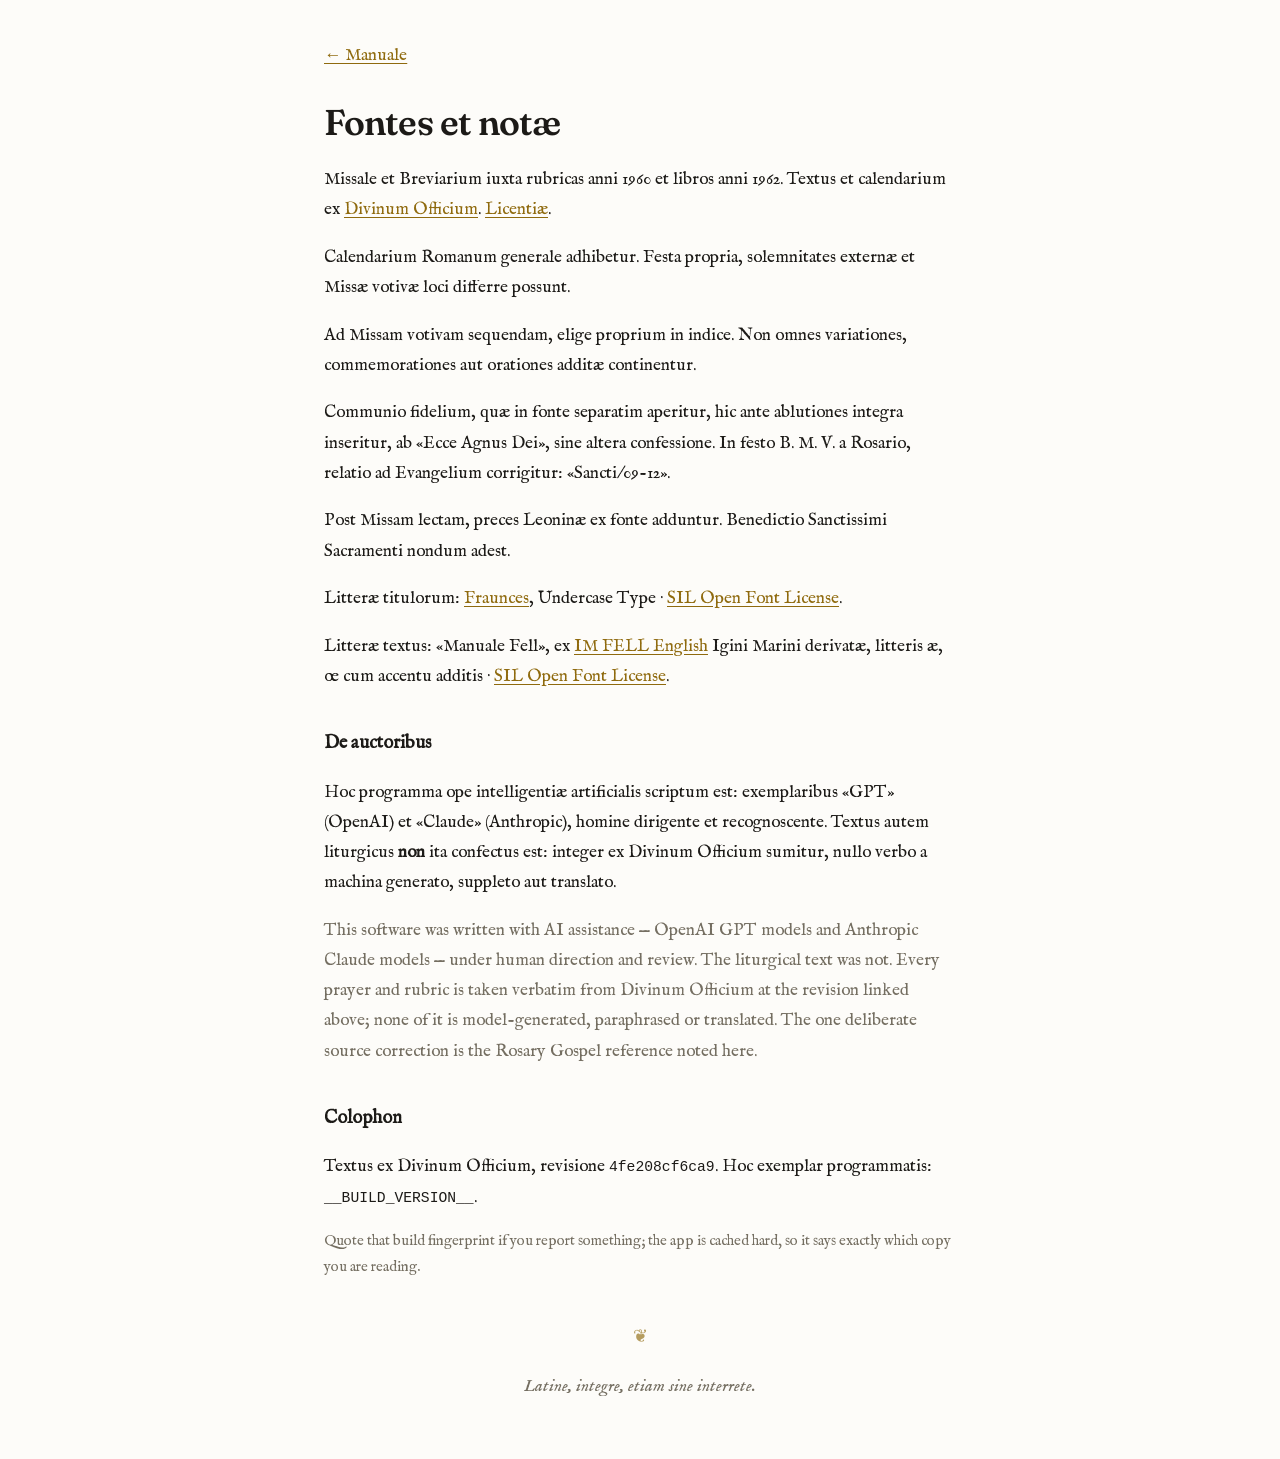
<file: src/sources.html>
<!doctype html>
<html lang="la">
  <head>
    <meta charset="utf-8">
    <meta name="viewport" content="width=device-width, initial-scale=1">
    <title>Fontes · Manuale</title>
    <link rel="icon" href="./icon.svg">
    <link rel="stylesheet" href="./styles.css">
  </head>
  <body>
    <main style="max-width:680px;margin:0 auto;padding:40px 24px;font-size:1.08rem;line-height:1.75">
      <a href="./">← Manuale</a>
      <h1 style="margin:32px 0 20px">Fontes et notæ</h1>
      <p>Missale et Breviarium iuxta rubricas anni 1960 et libros anni 1962. Textus et calendarium ex <a href="https://github.com/DivinumOfficium/divinum-officium/tree/4fe208cf6ca959cdaa7840bddc97c86aea0cb820">Divinum Officium</a>. <a href="./licences.txt">Licentiæ</a>.</p>
      <p>Calendarium Romanum generale adhibetur. Festa propria, solemnitates externæ et Missæ votivæ loci differre possunt.</p>
      <p>Ad Missam votivam sequendam, elige proprium in indice. Non omnes variationes, commemorationes aut orationes additæ continentur.</p>
      <p>Communio fidelium, quæ in fonte separatim aperitur, hic ante ablutiones integra inseritur, ab «Ecce Agnus Dei», sine altera confessione. In festo B. M. V. a Rosario, relatio ad Evangelium corrigitur: «Sancti/09-12».</p>
      <p>Post Missam lectam, preces Leoninæ ex fonte adduntur. Benedictio Sanctissimi Sacramenti nondum adest.</p>
      <p>Litteræ titulorum: <a href="https://github.com/undercasetype/Fraunces">Fraunces</a>, Undercase Type · <a href="./fonts/OFL.txt">SIL Open Font License</a>.</p>
      <p>Litteræ textus: «Manuale Fell», ex <a href="https://fonts.google.com/specimen/IM+Fell+English">IM FELL English</a> Igini Marini derivatæ, litteris æ, œ cum accentu additis · <a href="./fonts/IM_FELL_OFL.txt">SIL Open Font License</a>.</p>
      <h2 style="margin:36px 0 14px;font-size:1.15rem">De auctoribus</h2>
      <p>Hoc programma ope intelligentiæ artificialis scriptum est: exemplaribus «GPT» (OpenAI) et «Claude» (Anthropic), homine dirigente et recognoscente. Textus autem liturgicus <strong>non</strong> ita confectus est: integer ex Divinum Officium sumitur, nullo verbo a machina generato, suppleto aut translato.</p>
      <p lang="en" style="color:var(--muted)">This software was written with AI assistance — OpenAI GPT models and Anthropic Claude models — under human direction and review. The liturgical text was not. Every prayer and rubric is taken verbatim from Divinum Officium at the revision linked above; none of it is model-generated, paraphrased or translated. The one deliberate source correction is the Rosary Gospel reference noted here.</p>
      <h2 style="margin:36px 0 14px;font-size:1.15rem">Colophon</h2>
      <p>Textus ex Divinum Officium, revisione <code style="font-size:.85em">4fe208cf6ca9</code>. Hoc exemplar programmatis: <code style="font-size:.85em">__BUILD_VERSION__</code>.</p>
      <p lang="en" style="color:var(--muted);font-size:.92rem">Quote that build fingerprint if you report something; the app is cached hard, so it says exactly which copy you are reading.</p>
      <p style="color:var(--accent);font-size:1.15rem;text-align:center;margin-top:40px;opacity:.65">&#10086;</p>
      <p style="color:var(--muted);font-style:italic;text-align:center">Latine, integre, etiam sine interrete.</p>
    </main>
  </body>
</html>
</file>
<file: src/styles.css>
@font-face {
  font-family: "Manuale Fell";
  src: url("./fonts/manuale_fell.ttf") format("truetype");
  font-weight: 400;
  font-style: normal;
  font-display: swap;
}
@font-face {
  font-family: "Manuale Fell";
  src: url("./fonts/manuale_fell_italic.ttf") format("truetype");
  font-weight: 400;
  font-style: italic;
  font-display: swap;
}
@font-face {
  font-family: Fraunces;
  src: url("./fonts/fraunces.ttf") format("truetype");
  font-weight: 100 900;
  font-style: normal;
  font-display: swap;
}
:root {
  color-scheme: light;
  /* Near-white, so the page does not read yellow over a long office. The
     warmth lives in the pigment rather than in the paper. */
  --paper: #fdfcf9;
  --ink: #1c1a17;
  --muted: #746e61;
  /* Pigment, not tint. The light values are the deepest tier of each colour,
     because they set rubrics and versal initials, which are read. */
  --accent-light: #8f6a0e;
  --accent-dark: #e6c057;
  --accent: var(--accent-light);
  --rubric: var(--accent);
  /* Lapis is not a liturgical colour. It earns its place only on white days,
     where burnished gold is the dullest value in the set and the page needs a
     second voice. Blue beside gold is the manuscript pairing anyway. */
  --lapis-light: #1f4b8f;
  --lapis-dark: #6dabf2;
  --versicle: var(--accent);
  --surface: color-mix(in srgb, var(--accent) 6%, var(--paper));
  --surface-hi: color-mix(in srgb, var(--accent) 3%, var(--paper));
  --rule: color-mix(in srgb, var(--accent) 24%, var(--paper));
  --shadow: #26221d18;
  --font-body: "Manuale Fell", Georgia, "Times New Roman", serif;
  --font-display: Fraunces, "Palatino Linotype", Palatino, Georgia, serif;
  --font-ui: var(--font-body);
  --font-scale: 1;
  --page-gap: 48px;
}
[data-liturgical-colour="white"] { --accent-light: #8f6a0e; --accent-dark: #e6c057;
  --versicle: light-dark(var(--lapis-light), var(--lapis-dark)); }
[data-liturgical-colour="green"] { --accent-light: #175f42; --accent-dark: #5ac797; }
[data-liturgical-colour="red"] { --accent-light: #a82715; --accent-dark: #f07d6c; }
[data-liturgical-colour="violet"] { --accent-light: #5f1c5e; --accent-dark: #d173d1; }
[data-liturgical-colour="black"] { --accent-light: #3b332a; --accent-dark: #b8b2a5; }
:root[data-theme="dark"] {
  color-scheme: dark;
  --paper: #000000;
  --ink: #e5e0d6;
  --muted: #b0a896;
  --accent: var(--accent-dark);
  --shadow: #00000040;
}
@media (prefers-color-scheme: dark) {
  :root:not([data-theme="light"]) {
    color-scheme: dark;
    --paper: #000000;
    --ink: #e5e0d6;
    --muted: #b0a896;
    --accent: var(--accent-dark);
    --shadow: #00000040;
  }
}
* { box-sizing: border-box; }
[hidden] { display: none !important; }
html { scroll-padding-top: 24px; }
html, body { margin: 0; min-height: 100%; }
body { background: var(--paper); color: var(--ink); font-family: var(--font-body); padding-top: env(safe-area-inset-top); }
button, input, select { font: inherit; color: inherit; }
button, select { cursor: pointer; }
button { background: none; border: 0; -webkit-tap-highlight-color: transparent; }
button:disabled { cursor: default; opacity: .32; }
button:not(:disabled):hover { color: var(--accent); }
a { color: var(--accent); text-underline-offset: 3px; }
button:focus-visible, a:focus-visible, select:focus-visible, input:focus-visible, [tabindex]:focus-visible { outline: 2px solid var(--accent); outline-offset: 4px; }
::selection { color: var(--paper); background: var(--accent); }
svg { width: 19px; height: 19px; fill: none; stroke: currentColor; stroke-width: 1.6; stroke-linecap: round; stroke-linejoin: round; }
.masthead { position: relative; display: grid; grid-template-columns: 1fr auto 1fr; align-items: center; width: min(1140px, calc(100% - 64px)); margin: 22px auto 0; padding: 15px 0 0; border-bottom: 3px double var(--rule); }
.masthead::before { content: ""; position: absolute; inset: 0 0 auto; height: 4px; background: var(--accent); opacity: .3; }
.masthead-edition { margin: 0; color: var(--muted); font-size: .76rem; line-height: 1.45; font-variant: small-caps; letter-spacing: .08em; }
.masthead-edition span { display: block; font-size: .62rem; letter-spacing: .14em; margin-top: 7px; }
.wordmark { text-decoration: none; color: var(--ink); font-family: var(--font-display); font-size: 4.4rem; font-weight: 720; font-variation-settings: "SOFT" 55, "WONK" 1; letter-spacing: -.075em; line-height: 1.05; padding: 0 10px 5px 0; }
.date-button { grid-column: 1 / -1; justify-self: center; display: flex; align-items: center; gap: 10px; min-height: 44px; padding: 5px 16px 9px; font-size: .88rem; font-style: italic; color: var(--muted); }
.date-button > span:last-child { font-style: normal; font-size: .8em; }
.header-actions { display: flex; align-items: center; justify-self: end; gap: 5px; }
.icon-button, .type-button { position: relative; display: grid; place-items: center; width: 44px; height: 44px; color: var(--muted); }
.type-button { font-family: var(--font-display); font-weight: 550; font-size: 1.15rem; letter-spacing: -.06em; }
.saved-indicator { position: absolute; background: var(--accent); border: 2px solid var(--paper); width: 8px; height: 8px; border-radius: 50%; right: 8px; top: 7px; }
.workspace { width: min(1140px, 100%); margin: 0 auto; display: grid; grid-template-columns: 220px minmax(0, 1fr); align-items: start; min-height: 0; }
.desktop-index { position: sticky; top: 24px; display: flex; flex-direction: column; min-height: 0; height: calc(100dvh - 102px); padding: 34px 24px 24px 8px; }
.index-heading { display: flex; align-items: baseline; justify-content: space-between; gap: 10px; font-family: var(--font-display); font-weight: 550; font-size: 1rem; margin-bottom: 20px; color: var(--accent); }
.edition, .eyebrow { font-size: .69rem; letter-spacing: .13em; font-weight: 400; }
.edition { color: var(--muted); }
#desktop-toc { overflow: auto; flex: 1; scrollbar-width: thin; scrollbar-color: var(--rule) transparent; padding: 0 6px 10px 0; }
.toc-entry { display: grid; grid-template-columns: 22px minmax(0, 1fr) auto; width: 100%; text-align: left; gap: 6px; padding: 9px 7px; font-size: .85rem; line-height: 1.4; color: var(--muted); border-left: 2px solid transparent; align-items: start; }
/* A hand pointing at where you are, rather than another block of colour. */
.toc-entry[aria-current="true"]::after { content: "\2767"; color: var(--accent); font-size: .95rem; line-height: 1.35; opacity: .85; }
.toc-entry span:first-child { font-size: .63rem; padding-top: 3px; opacity: .8; font-variant-numeric: tabular-nums; }
.toc-entry[aria-current="true"] { color: var(--ink); background: var(--surface); border-left-color: var(--accent); }
.toc-entry:hover { background: var(--surface-hi); }
.sidebar-foot { display: grid; gap: 8px; padding-top: 20px; font-size: .62rem; letter-spacing: .12em; color: var(--muted); }
.text-button { text-align: left; padding: 7px 0; font-size: .83rem; letter-spacing: 0; color: var(--muted); }
.reader-shell { min-width: 0; min-height: 0; padding: 20px clamp(28px, 5vw, 76px) 80px; border-left: 1px solid var(--rule); }
.office-bar { display: flex; flex-wrap: wrap; align-items: center; gap: 10px; min-height: 44px; margin-bottom: 26px; font-size: .86rem; }
.segmented { display: inline-flex; align-items: center; gap: 17px; }
.segmented button { position: relative; padding: 10px 0; min-height: 44px; color: var(--muted); font-family: var(--font-display); font-size: .98rem; font-weight: 500; }
.segmented button[aria-pressed="true"] { color: var(--ink); }
.segmented button[aria-pressed="true"]::after { content: ""; position: absolute; bottom: 3px; left: 0; right: 0; height: 2px; background: var(--accent); opacity: .65; }
select { background: var(--paper); border: 1px solid var(--rule); border-radius: 0; padding: 8px 24px 8px 10px; min-height: 44px; max-width: 100%; }
/* Fraunces (ascent 15, descent 4 at 15.2px) and italic IM FELL (12/5 at
   13.12px) do not share vertical metrics, so centring both in equal 44px boxes
   leaves the select text 2px above the segmented buttons' baseline. Shift the
   text down by that measured difference rather than aligning the boxes again. */
.office-bar select { background: transparent; border-color: transparent; color: var(--muted); font-style: italic; padding-left: 5px; padding-top: 10px; padding-bottom: 6px; }
#hour-select { color: var(--accent); }
#votive-select { margin-left: auto; max-width: 230px; text-overflow: ellipsis; }
.day-heading { padding-bottom: 28px; margin-bottom: 30px; border-bottom: 1px solid var(--rule); }
.eyebrow { color: var(--accent); margin: 0 0 11px; line-height: 1.5; }
h1 { font-family: var(--font-display); font-variation-settings: "SOFT" 35, "WONK" 1; color: var(--ink); font-weight: 580; line-height: 1.17; letter-spacing: -.025em; font-size: clamp(1.65rem, 2.8vw, 2.4rem); margin: 0; text-wrap: balance; }
.reading { position: relative; min-height: 260px; outline-offset: 6px; touch-action: pan-y pinch-zoom; }
.flow { width: 100%; font-size: calc(1.3rem * var(--font-scale)); line-height: 1.65; overflow-wrap: break-word; }
/* The Fell carries one discretionary ligature, ct, and everywhere at once it
   was fussy. The angelic hymn is where a book would decorate, and it is the
   one place the ligature falls twice: Sanctus, and Benedictus. */
.flow section[data-section="Sanctus"] p { font-feature-settings: "dlig" 1; }
.flow:empty { display: none; }
.flow section { margin: 0; padding: 0; }
.section-title { color: var(--ink); font-family: var(--font-display); font-variation-settings: "SOFT" 35, "WONK" 1; font-weight: 560; font-size: 1.5em; line-height: 1.2; letter-spacing: -.022em; margin: 1.8em 0 .75em; break-after: avoid; }
.flow section:first-child .section-title { margin-top: .1em; }
.section-number { display: flex; align-items: center; gap: 10px; color: var(--accent); font: .67rem/1.5 var(--font-body); letter-spacing: .13em; margin-bottom: .7rem; }
.section-number::after { content: ""; width: 27px; height: 1px; background: var(--accent); opacity: .45; }
/* One fleuron, where a book would put one: at the end of the text. It comes
   from the bundled Fell rather than the system. */
.flow::after { content: "\2766"; display: block; text-align: center; color: var(--accent); font-size: 1.15rem; line-height: 1; opacity: .65; margin: 2.2em 0 .4em; }
body[data-layout="pages"] .flow::after { margin: 1.4em 0 .2em; }
.flow p { margin: 0 0 .6em; orphans: 2; widows: 2; }
.flow p.verse { margin-bottom: .32em; }
.flow p.rubric { font-size: .84em; line-height: 1.6; margin: .65em 0; }
.rubric { color: var(--rubric); font-style: italic; }
span.rubric { font-size: .85em; }
.rubric .rubric { font-size: inherit; }
.versicle { color: var(--versicle); font-style: normal; white-space: nowrap; margin-right: .12em; }
.cross { color: var(--rubric); }
/* A versal, not a drop cap: this is the first letter of the word itself, so it
   stays on the line and at the reading weight the pigment can carry. */
.initial { color: var(--rubric); font-weight: bold; }
.verse-number { font-size: .59em; color: var(--muted); vertical-align: .1em; margin-right: .32em; }
[data-rubrics="false"] .flow .rubric { display: none; }
/* {ex Proprio de Tempore} and its kin say which book the text came from. They
   are the source apparatus, not part of the office, and never spoken. */
.flow p.source { display: none; }
/* On a vigil the Gloria is a lone rubric reading "omit."; with rubrics hidden
   its heading would stand over nothing, reading as a failure rather than a
   deliberate silence. Drop any section left with nothing to say. */
[data-rubrics="false"] .flow section:not(:has(p:not(.rubric):not(.source))) { display: none; }
.flow section:not(:has(p:not(.source))) { display: none; }
.flow b, .flow strong { font-weight: bold; }
.page-bar { background: var(--paper); position: fixed; z-index: 5; bottom: 0; left: 0; right: 0; display: flex; justify-content: space-between; align-items: center; gap: 20px; padding: 2px max(24px, calc((100vw - 660px) / 2)) calc(2px + env(safe-area-inset-bottom)); border-top: 1px solid var(--rule); }
/* Paper continues below the bar. Mobile browsers leave a strip under a fixed
   bottom edge while their toolbars slide or float, and during overscroll;
   without this the text scrolling behind shows through it. */
.page-bar::after { content: ""; position: absolute; top: 100%; left: 0; right: 0; height: 50vh; background: inherit; pointer-events: none; }
body[data-layout="pages"] .page-bar::after { content: none; }
.running-title { display: flex; align-items: center; gap: 12px; min-height: 44px; min-width: 0; padding: 0; color: var(--muted); font-size: .79rem; font-style: italic; text-align: left; }
.running-title span:first-child { overflow: hidden; text-overflow: ellipsis; white-space: nowrap; max-width: 65vw; }
.running-title span:last-child { color: var(--accent); font-style: normal; }
.page-arrow { display: none; height: 44px; font-size: 1.4rem; }
.page-position { display: flex; align-items: center; justify-content: center; gap: 9px; min-height: 44px; padding: 0; color: var(--ink); font-size: .83rem; font-variant-numeric: tabular-nums; }
.index-mark { color: var(--accent); font-size: 1.1rem; }
.progress-track { position: absolute; height: 1px; top: -1px; left: 0; right: 0; }
#progress-fill { background: var(--accent); height: 100%; width: 0; opacity: .7; }
.reading-message { display: flex; flex-direction: column; align-items: flex-start; justify-content: center; min-height: 250px; padding-bottom: 40px; font-size: 1.15rem; line-height: 1.6; }
.reading-message p { max-width: 32rem; }
.reading-message button { margin: 6px 0; }
body[data-layout="pages"] { display: grid; grid-template-rows: auto minmax(0, 1fr); height: 100dvh; overflow: hidden; }
body[data-layout="pages"] .masthead { margin-top: 8px; padding-top: 8px; }
body[data-layout="pages"] .wordmark { font-size: 2.7rem; }
body[data-layout="pages"] .masthead-edition { font-size: .65rem; }
body[data-layout="pages"] .masthead-edition span { display: none; }
body[data-layout="pages"] .date-button { min-height: 34px; padding-bottom: 6px; }
body[data-layout="pages"] .workspace { align-items: stretch; }
body[data-layout="pages"] .desktop-index { position: static; height: auto; }
body[data-layout="pages"] .reader-shell { display: grid; grid-template-rows: auto auto minmax(0, 1fr) auto; padding-top: 8px; padding-bottom: 0; }
body[data-layout="pages"] .office-bar { margin-bottom: 12px; }
body[data-layout="pages"] .day-heading { padding-bottom: 14px; margin-bottom: 16px; }
body[data-layout="pages"] .day-heading h1 { font-size: 1.55rem; }
body[data-layout="pages"] .reading { min-height: 0; overflow: hidden; }
body[data-layout="pages"] .flow { height: 100%; column-width: var(--page-width, 580px); column-gap: var(--page-gap); column-fill: auto; line-height: 1.6; }
body[data-layout="pages"] .page-bar { position: relative; display: grid; grid-template-columns: 44px 1fr 44px; padding: 4px 0 calc(4px + env(safe-area-inset-bottom)); margin-top: 12px; }
body[data-layout="pages"] .page-arrow { display: block; }
body[data-layout="pages"] .running-title { display: none; }
dialog { color: var(--ink); background: var(--paper); border: 1px solid var(--rule); border-top: 3px solid var(--accent); border-radius: 2px; padding: 0; width: min(480px, calc(100% - 24px)); max-height: min(85dvh, 820px); box-shadow: 0 20px 90px var(--shadow); }
dialog::backdrop { background: #17120d65; backdrop-filter: blur(3px); }
.dialog-header { position: sticky; top: 0; z-index: 1; display: flex; align-items: center; justify-content: space-between; gap: 12px; padding: 14px 22px; background: var(--paper); border-bottom: 1px solid var(--rule); }
.dialog-header h2 { font-family: var(--font-display); font-weight: 550; font-size: 1.5rem; letter-spacing: -.025em; margin: 0; }
.close-button { font: 1.6rem var(--font-body); width: 44px; height: 44px; color: var(--muted); }
.dialog-body { padding: 8px 24px 26px; font-size: 1rem; line-height: 1.6; }
.dialog-body > p { margin: 16px 0; }
#mobile-toc { padding: 12px 16px 24px; }
#mobile-toc .toc-entry { min-height: 44px; font-size: 1.05rem; padding: 11px 12px; }
.setting-row { display: flex; justify-content: space-between; align-items: center; gap: 16px; padding: 16px 0; border-bottom: 1px solid var(--rule); }
.setting-row > select { font-size: .9rem; }
/* Sun, moon, and a half-lit disc for following the device. */
.theme-choice { display: inline-flex; gap: 4px; }
.theme-choice button { display: grid; place-items: center; width: 44px; height: 40px; color: var(--muted); border: 1px solid transparent; border-radius: 2px; }
.theme-choice svg { width: 20px; height: 20px; fill: none; stroke: currentColor; stroke-width: 1.5; stroke-linecap: round; }
.theme-choice button:not(:disabled):hover { color: var(--ink); }
.theme-choice button[aria-pressed="true"] { color: var(--accent); border-color: var(--rule); background: var(--surface); }
input[type="checkbox"] { width: 21px; height: 21px; accent-color: var(--accent); flex-shrink: 0; }
.small-note { font-size: .82rem; color: var(--muted); line-height: 1.65; }
.about { margin-top: 28px; padding-top: 16px; border-top: 1px solid var(--rule); font-size: .9rem; color: var(--muted); }
.about h3 { font: 550 1.15rem var(--font-display); color: var(--accent); margin: 0; }
.about p { margin: 14px 0; }
.calendar-controls { display: flex; gap: 7px; align-items: center; padding-top: 16px; }
input[type="date"] { min-width: 0; flex: 1; width: 150px; background: var(--paper); border: 1px solid var(--rule); border-radius: 0; min-height: 44px; padding: 6px; font-size: .94rem; }
.solid-button, .outline-button { border-radius: 2px; border: 1px solid var(--rule); padding: 10px 14px; min-height: 44px; font-size: .9rem; }
.solid-button { border-color: var(--accent); background: var(--accent); color: var(--paper); }
.solid-button:not(:disabled):hover { color: var(--paper); filter: brightness(1.12); }
.calendar-month { flex: 1; text-align: center; margin: 0; font-family: var(--font-display); font-size: 1.04rem; font-weight: 550; }
.calendar-weekdays, .calendar-grid { display: grid; grid-template-columns: repeat(7, 1fr); gap: 3px; }
.calendar-weekdays { margin-top: 4px; font: .62rem/1 var(--font-body); letter-spacing: .1em; text-transform: uppercase; color: var(--muted); text-align: center; }
.calendar-grid { margin: 7px 0 4px; }
.month-controls { padding-top: 6px; }
#month-panel { border-top: 1px solid var(--rule); margin-top: 12px; }
/* The nearby-days list: the reading order most of the time. */
.calendar-days { display: grid; gap: 4px; margin: 16px 0; }
.calendar-day { display: grid; grid-template-columns: 43px 1fr; width: 100%; text-align: left; gap: 14px; align-items: center; padding: 13px 9px; border-top: 1px solid var(--rule); }
.calendar-day[aria-current="date"] { background: var(--surface); color: var(--ink); }
.calendar-day time { font-family: var(--font-display); font-size: 1.5rem; text-align: center; color: light-dark(var(--accent-light), var(--accent-dark)); }
.calendar-day time small { display: block; font: .63rem var(--font-body); text-transform: uppercase; letter-spacing: .08em; color: inherit; margin-top: 2px; }
.calendar-day > span { font-size: .97rem; line-height: 1.4; }
.calendar-day.is-major > span { font-weight: 650; }
.calendar-day.is-major time { font-weight: 700; }
.calendar-day .small-note { display: block; font-size: .74rem; margin-top: 3px; font-weight: 400; }
/* The numeral carries the day's colour; weight carries its rank. Nothing else
   in the cell competes, so a month reads as a season at a glance. */
.calendar-cell { display: flex; align-items: center; justify-content: center; aspect-ratio: 1; min-height: 38px; font-family: var(--font-display); font-size: 1.02rem; border: 1px solid transparent; border-radius: 2px; color: light-dark(var(--accent-light), var(--accent-dark)); }
.calendar-cell.is-major { font-weight: 700; }
.calendar-cell.is-absent { color: var(--rule); }
.calendar-cell[aria-current="date"] { background: var(--surface); border-color: light-dark(var(--accent-light), var(--accent-dark)); }
.calendar-cell:not(:disabled):hover { background: var(--surface-hi); }
.calendar-chosen { min-height: 2.6em; margin: 10px 0 2px; font-size: .93rem; line-height: 1.45; }
.calendar-chosen b { font-weight: 550; }
.calendar-chosen span { display: block; font-size: .76rem; color: var(--muted); margin-top: 2px; }
/* Typed dates commit on Enter or the button, never on a partial value. */
.date-entry { display: flex; gap: 7px; align-items: center; margin: 16px 0 6px; flex-wrap: nowrap; }
.date-entry .outline-button { white-space: nowrap; flex: none; }
.month-toggle { flex: none; width: 40px; height: 44px; display: grid; place-items: center; border: 1px solid var(--rule); }
.month-toggle svg { width: 19px; height: 19px; fill: none; stroke: currentColor; stroke-width: 1.5; }
.month-toggle[aria-expanded="true"] { color: var(--accent); border-color: currentColor; background: var(--surface); }
.date-entry input { flex: 1 1 120px; min-width: 0; background: var(--paper); border: 1px solid var(--rule); border-radius: 0; padding: 9px 7px; min-height: 44px; font-family: var(--font-body); letter-spacing: .02em; text-align: center; }
.date-entry input[aria-invalid="true"] { border-color: light-dark(#a82715, #f07d6c); }
/* One line for both the range and any complaint, so nothing below it moves. */
.date-status { min-height: 1.5em; margin: 2px 0 10px; }
.date-status.is-error { color: light-dark(#a82715, #f07d6c); }
.calendar-day.is-today time::after { content: ""; display: block; width: 4px; height: 4px; border-radius: 50%; background: currentColor; margin: 3px auto 0; }
.calendar-day.is-anchor { background: var(--surface-hi); }
.calendar-cell.is-today { text-decoration: underline; text-underline-offset: 3px; }
.calendar-cell.is-anchor { outline: 1px solid currentColor; outline-offset: -1px; }
.download-actions { display: flex; flex-wrap: wrap; gap: 10px; }
progress { width: 100%; accent-color: var(--accent); }
.saved-days { max-height: 180px; overflow: auto; }
.saved-day { width: 100%; text-align: left; padding: 9px 0; font-size: .9rem; border-bottom: 1px solid var(--rule); }
.toast { position: fixed; bottom: calc(75px + env(safe-area-inset-bottom)); left: 50%; transform: translateX(-50%); width: max-content; max-width: calc(100vw - 32px); padding: 12px 20px; border: 1px solid var(--rule); border-radius: 2px; color: var(--ink); background: var(--surface); box-shadow: 0 3px 20px var(--shadow); font-size: .9rem; z-index: 10; }
.skip-link { position: fixed; top: -100px; z-index: 20; background: var(--paper); padding: 15px; }
.skip-link:focus { top: 0; }
.sr-only { position: absolute; width: 1px; height: 1px; overflow: hidden; clip-path: inset(50%); white-space: nowrap; }
.noscript { position: fixed; inset: 160px 20px 20px; padding: 30px; background: var(--paper); }
@media (max-width: 850px) {
  .workspace { display: block; min-height: 0; }
  .desktop-index { display: none; }
  .reader-shell { width: min(740px, 100%); margin: 0 auto; padding: 18px 32px 80px; border-left: 0; }
  body[data-layout="pages"] .reader-shell { height: 100%; }
}
@media (max-width: 520px) {
  .date-entry { gap: 5px; }
  .date-entry .outline-button { padding-left: 11px; padding-right: 11px; }
  .masthead { width: calc(100% - 48px); margin-top: 17px; padding-top: 14px; }
  .wordmark { font-size: clamp(2.3rem, 12.3vw, 3.2rem); font-weight: 730; }
  .masthead-edition { font-size: .63rem; letter-spacing: .04em; }
  .masthead-edition span { font-size: .53rem; letter-spacing: .1em; margin-top: 6px; }
  .date-button { font-size: .82rem; padding-top: 9px; }
  .header-actions { gap: 0; }
  .icon-button, .type-button { width: 36px; }
  .reader-shell { padding: 12px max(24px, env(safe-area-inset-right)) calc(80px + env(safe-area-inset-bottom)) max(24px, env(safe-area-inset-left)); }
  .office-bar { gap: 6px; margin-bottom: 18px; font-size: .82rem; }
  .segmented { gap: 15px; margin-right: 7px; }
  .segmented button { font-size: .95rem; }
  .office-bar select { padding-right: 18px; max-width: 155px; }
  #votive-select { flex-basis: 100%; max-width: 100%; margin-left: 0; padding: 8px 18px 4px 0; }
  #office-type { max-width: 95px; }
  .day-heading { padding-bottom: 24px; margin-bottom: 25px; }
  .eyebrow { font-size: .61rem; letter-spacing: .09em; margin-bottom: 10px; }
  h1 { font-size: 1.86rem; line-height: 1.17; }
  .flow { font-size: calc(1.25rem * var(--font-scale)); line-height: 1.65; }
  .section-title { font-size: 1.46em; }
  .page-bar { padding-left: max(24px, env(safe-area-inset-left)); padding-right: max(24px, env(safe-area-inset-right)); }
  .running-title { font-size: .73rem; }
  .page-position { font-size: .79rem; }
  dialog { max-height: 88dvh; }
  body[data-layout="pages"] .day-heading h1 { font-size: 1.26rem; }
  body[data-layout="pages"] .office-bar { gap: 2px; margin-bottom: 7px; }
  body[data-layout="pages"] #votive-select { min-height: 34px; padding-top: 2px; padding-bottom: 2px; }
}
@media (max-height: 550px) {
  body[data-layout="pages"] .masthead { margin-top: 0; padding-top: 0; grid-template-columns: 1fr auto 1fr; }
  body[data-layout="pages"] .masthead-edition { display: none; }
  body[data-layout="pages"] .wordmark { font-size: 2rem; grid-column: 1; }
  body[data-layout="pages"] .date-button { grid-row: 1; grid-column: 2; }
  body[data-layout="pages"] .header-actions { grid-row: 1; grid-column: 3; }
  body[data-layout="pages"] .office-bar { margin-bottom: 3px; }
  body[data-layout="pages"] .day-heading { padding-bottom: 8px; margin-bottom: 10px; }
  body[data-layout="pages"] .day-heading h1 { font-size: 1rem; }
  body[data-layout="pages"] .eyebrow { display: none; }
}
@media (max-width: 360px) {
  .masthead-edition { font-size: .53rem; }
  .wordmark { font-size: 2.25rem; }
}
@media (prefers-reduced-motion: no-preference) { button, a { transition: color .12s, background .12s; } }
@media print {
  :root { --paper: white; --ink: black; }
  body, body[data-layout="pages"] { display: block; height: auto; overflow: visible; }
  .masthead, .desktop-index, .office-bar, .page-bar, dialog, .toast,
  #reading-message, .skip-link { display: none; }
  /* Printing while Propria is chosen gives a propers sheet for the day, so
     keep a section off the foot of a page where it can be helped. */
  .flow section { break-inside: auto; }
  .flow .section-title { break-after: avoid; }
  .flow p { break-inside: avoid; }
  .workspace, .reader-shell, body[data-layout="pages"] .reader-shell { display: block; padding: 0; border: 0; }
  .reading, body[data-layout="pages"] .reading { overflow: visible; }
  .flow, body[data-layout="pages"] .flow { height: auto; columns: auto; transform: none !important; font-size: 11pt; }
}
</file>
